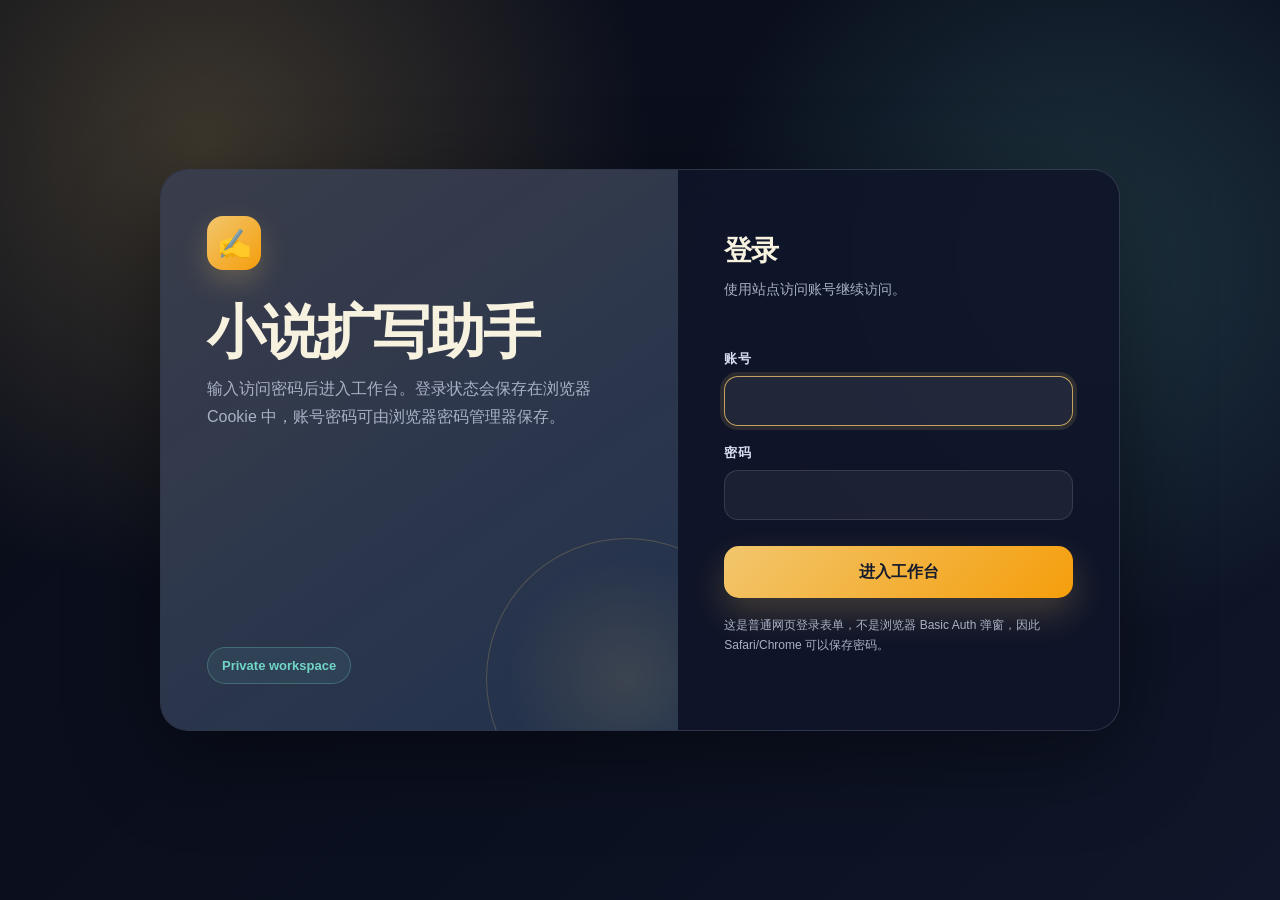
<file: static/login.html>
<!DOCTYPE html>
<html lang="zh-CN">
<head>
    <meta charset="UTF-8">
    <meta name="viewport" content="width=device-width, initial-scale=1.0">
    <title>登录 - 小说扩写助手</title>
    <style>
        :root {
            color-scheme: dark;
            --bg: #0b1020;
            --panel: rgba(20, 28, 52, 0.86);
            --panel-strong: rgba(30, 41, 72, 0.92);
            --text: #f7f1df;
            --muted: #a9b1c7;
            --line: rgba(255, 255, 255, 0.12);
            --accent: #f2c66d;
            --accent-2: #71d6c7;
            --danger: #ff7b8b;
        }

        * {
            box-sizing: border-box;
        }

        body {
            margin: 0;
            min-height: 100vh;
            font-family: "Avenir Next", "PingFang SC", "Microsoft YaHei", sans-serif;
            color: var(--text);
            background:
                radial-gradient(circle at 16% 16%, rgba(242, 198, 109, 0.22), transparent 28rem),
                radial-gradient(circle at 84% 28%, rgba(113, 214, 199, 0.18), transparent 24rem),
                linear-gradient(135deg, #090d18, var(--bg) 58%, #10172a);
            display: grid;
            place-items: center;
            padding: 24px;
        }

        .login-shell {
            width: min(100%, 960px);
            display: grid;
            grid-template-columns: 1.08fr 0.92fr;
            border: 1px solid var(--line);
            border-radius: 28px;
            overflow: hidden;
            background: var(--panel);
            box-shadow: 0 26px 90px rgba(0, 0, 0, 0.42);
            backdrop-filter: blur(18px);
        }

        .brand-panel {
            padding: 46px;
            min-height: 560px;
            display: flex;
            flex-direction: column;
            justify-content: space-between;
            background:
                linear-gradient(145deg, rgba(242, 198, 109, 0.14), rgba(113, 214, 199, 0.06)),
                var(--panel-strong);
            position: relative;
            overflow: hidden;
        }

        .brand-panel::after {
            content: "";
            position: absolute;
            width: 280px;
            height: 280px;
            right: -90px;
            bottom: -90px;
            border-radius: 50%;
            border: 1px solid rgba(242, 198, 109, 0.22);
            background: radial-gradient(circle, rgba(242, 198, 109, 0.12), transparent 62%);
        }

        .logo-mark {
            width: 54px;
            height: 54px;
            border-radius: 16px;
            display: grid;
            place-items: center;
            background: linear-gradient(135deg, var(--accent), #f59e0b);
            color: #172033;
            font-size: 28px;
            font-weight: 900;
            box-shadow: 0 12px 28px rgba(242, 198, 109, 0.24);
        }

        h1 {
            margin: 34px 0 14px;
            font-size: clamp(34px, 5vw, 58px);
            line-height: 0.98;
            letter-spacing: -0.05em;
        }

        .brand-panel p {
            max-width: 440px;
            margin: 0;
            color: var(--muted);
            font-size: 16px;
            line-height: 1.75;
        }

        .status-chip {
            width: fit-content;
            padding: 10px 14px;
            border: 1px solid rgba(113, 214, 199, 0.28);
            border-radius: 999px;
            color: var(--accent-2);
            background: rgba(113, 214, 199, 0.08);
            font-size: 13px;
            font-weight: 700;
            z-index: 1;
        }

        .form-panel {
            padding: 46px;
            display: flex;
            flex-direction: column;
            justify-content: center;
            background: rgba(8, 12, 24, 0.32);
        }

        .form-title {
            margin: 0 0 8px;
            font-size: 28px;
            letter-spacing: -0.03em;
        }

        .form-subtitle {
            margin: 0 0 30px;
            color: var(--muted);
            font-size: 14px;
            line-height: 1.7;
        }

        label {
            display: block;
            margin: 18px 0 8px;
            color: #d6ddf3;
            font-size: 13px;
            font-weight: 800;
            letter-spacing: 0.04em;
        }

        input {
            width: 100%;
            height: 50px;
            border: 1px solid var(--line);
            border-radius: 14px;
            padding: 0 15px;
            background: rgba(255, 255, 255, 0.055);
            color: var(--text);
            outline: none;
            font-size: 16px;
            transition: border-color 0.18s ease, box-shadow 0.18s ease, background 0.18s ease;
        }

        input:focus {
            border-color: rgba(242, 198, 109, 0.78);
            background: rgba(255, 255, 255, 0.08);
            box-shadow: 0 0 0 4px rgba(242, 198, 109, 0.12);
        }

        .error {
            display: none;
            margin: 0 0 18px;
            padding: 12px 14px;
            border-radius: 12px;
            border: 1px solid rgba(255, 123, 139, 0.28);
            background: rgba(255, 123, 139, 0.1);
            color: var(--danger);
            font-size: 13px;
            line-height: 1.5;
        }

        body.login-error .error {
            display: block;
        }

        button {
            width: 100%;
            height: 52px;
            margin-top: 26px;
            border: 0;
            border-radius: 15px;
            background: linear-gradient(135deg, var(--accent), #f59e0b);
            color: #151b2c;
            font-size: 16px;
            font-weight: 900;
            cursor: pointer;
            box-shadow: 0 16px 34px rgba(242, 198, 109, 0.22);
        }

        .hint {
            margin-top: 18px;
            color: var(--muted);
            font-size: 12px;
            line-height: 1.65;
        }

        @media (max-width: 760px) {
            body {
                padding: 14px;
                align-items: stretch;
            }

            .login-shell {
                grid-template-columns: 1fr;
                border-radius: 22px;
            }

            .brand-panel {
                min-height: 280px;
                padding: 30px 24px;
            }

            .form-panel {
                padding: 30px 24px 34px;
            }
        }
    </style>
</head>
<body>
    <main class="login-shell">
        <section class="brand-panel">
            <div>
                <div class="logo-mark">✍</div>
                <h1>小说扩写助手</h1>
                <p>输入访问密码后进入工作台。登录状态会保存在浏览器 Cookie 中，账号密码可由浏览器密码管理器保存。</p>
            </div>
            <div class="status-chip">Private workspace</div>
        </section>

        <section class="form-panel">
            <h2 class="form-title">登录</h2>
            <p class="form-subtitle">使用站点访问账号继续访问。</p>
            <div class="error">账号或密码不正确，请重新输入。</div>
            <form method="post" action="/api/login" autocomplete="on">
                <input type="hidden" name="next" id="next" value="/">
                <label for="username">账号</label>
                <input id="username" name="username" type="text" autocomplete="username" required autofocus>
                <label for="password">密码</label>
                <input id="password" name="password" type="password" autocomplete="current-password" required>
                <button type="submit">进入工作台</button>
            </form>
            <p class="hint">这是普通网页登录表单，不是浏览器 Basic Auth 弹窗，因此 Safari/Chrome 可以保存密码。</p>
        </section>
    </main>
    <script>
        const params = new URLSearchParams(window.location.search);
        if (params.get('error')) document.body.classList.add('login-error');
        const next = params.get('next');
        if (next && next.startsWith('/') && !next.startsWith('//')) {
            document.getElementById('next').value = next;
        }
    </script>
</body>
</html>
</file>
